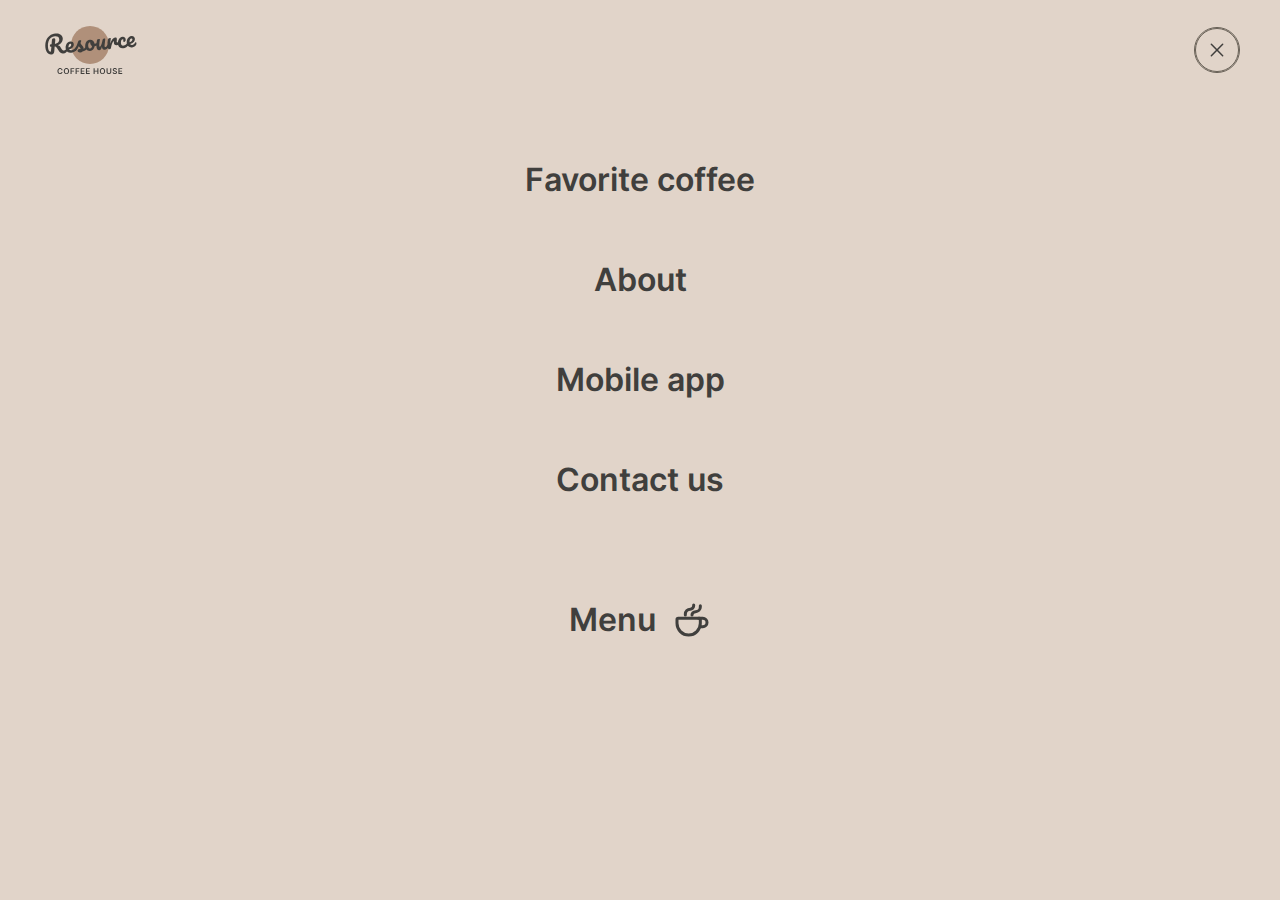
<file: home/burger.html>
<!DOCTYPE html>
<html lang="en">
<head>
    <meta charset="UTF-8">
    <meta name="viewport" content="width=device-width, initial-scale=1.0">
    <title>Coffee-house Burger Navigation</title>
    <link rel="stylesheet" href="burger_style.css">
    <link rel="stylesheet" href="../assets/general.css">
    <link rel="icon" type="image/x-icon" href="../images/logo.svg">
</head>
<body>  
    <div id="header">
        <div class = "header-container">
            <a class="header-logo" href="../index.html" aria-label="homepage"></a>
            <p class = "header-burger">
                <img class = "menu-header-burger" src = "../images/button-icon-active.svg" alt="burger">
            </p>
        </div>
    </div>
    <div class = "links">
        <div class = "navigation-links">
            <a class="header-nav-link" href="../index.html#favorite-coffee">
                <h1>Favorite coffee</h1>
            </a>
            <a class="header-nav-link" href="../index.html#about">
                <h1>About</h1>
            </a>
            <a class="header-nav-link" href="../index.html#mobile-app">
                <h1>Mobile app</h1>
            </a>
            <a class="header-nav-link" href="../index.html#footer">
                <h1>Contact us</h1>
            </a>
        </div>
        <a class="header-nav-link" href="../menu/menu.html">
            <h1>Menu</h1>
            <img class="cup-icon" src="../images/coffee-cup.svg" alt="Icon of coffee cup">
        </a>
    </div>
</body>
</html>
</file>
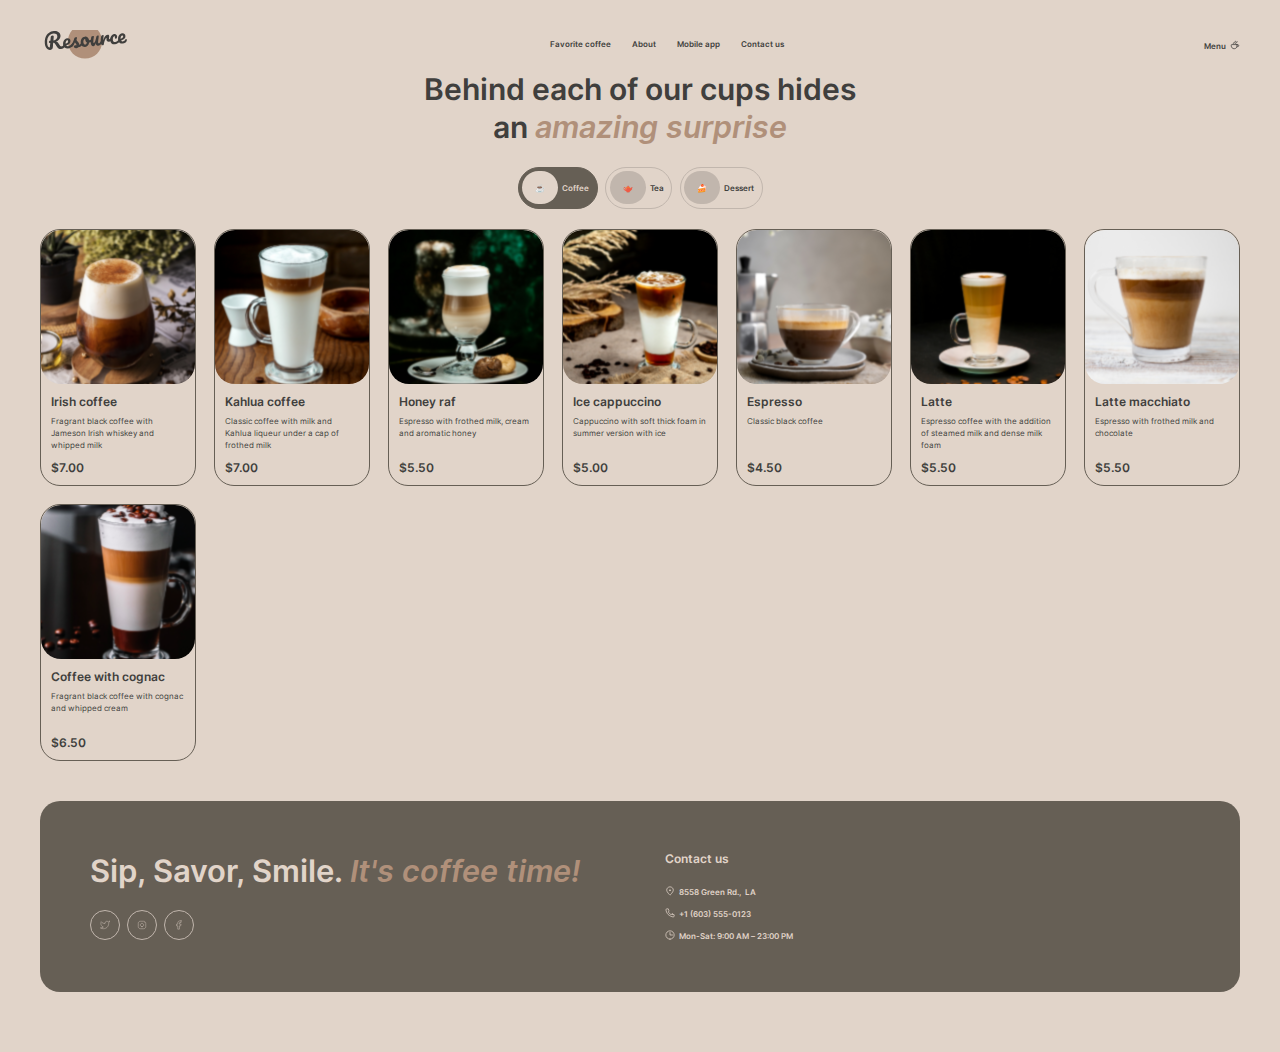
<file: menu/menu.html>
<!DOCTYPE html>
<html lang="en">
<head>
    <meta charset="UTF-8">
    <meta name="viewport" content="width=device-width, initial-scale=1.0">
    <title>Coffee-house Menu</title>
    <link rel="stylesheet" href="menu_style.css">
    <link rel="stylesheet" href="../assets/general.css">
    <link rel="icon" type="image/x-icon" href="../images/logo.svg">
</head>
<body>  
    <div id = "main-container">
        <div id="main">
            <div class = "header-container">
                <a class="header-logo" href="../index.html" aria-label="homepage">
                    <!-- <img class="header-icon" src="../images/logo.svg" alt="Coffee House logo"> -->
                </a>
                <div class = "header-navigation">
                    <a class="header-nav-link flex-elem appearOnHover" href="../index.html#favorite-coffee">
                        Favorite coffee 
                        <div class = "contact-info-slider"></div>
                    </a>
                    <a class="header-nav-link flex-elem appearOnHover" href="../index.html#about">
                        About
                        <div class = "contact-info-slider"></div>
                    </a>
                    <a class="header-nav-link flex-elem appearOnHover" href="../index.html#mobile-app">
                        Mobile app
                        <div class = "contact-info-slider"></div>
                    </a>
                    <a class="header-nav-link flex-elem appearOnHover" href="#footer">
                        Contact us
                        <div class = "contact-info-slider"></div>
                    </a>
                </div>
                <div class = "header-menu-link">
                    <a class="header-menu" href="../menu/menu.html">
                        <span>Menu</span>
                        <img class="cup-icon" src="../images/coffee-cup.svg" alt="Icon of coffee cup">
                    </a>
                    <div class="menu-icon-underline"></div>
                </div>
                <a class = "header-burger" href="../home/burger.html">
                    <img class = "menu-header-burger" src = "../images/button-icon-burger.svg" alt="burger">
                </a>
            </div>
            <div class = "menu">
                <div class = "menu-offer">
                    <h1 class = "offer-text dark">
                        Behind each of our cups hides an <span class = "accent italic">amazing surprise</span>
                    </h1>
                    <div class = "offer-option">
                        <button class = "tab-item tab-dark" id = "tab-coffee">
                            <span class = "img-circle back-body">
                                <span class = "tab-img-item">☕</span>
                            </span>
                            <span class = "tab-item-text light">Coffee</span>
                        </button>
                        <button class = "tab-item tab-light" id = "tab-tea">
                            <span class = "img-circle back-light">
                                <span class = "tab-img-item">🫖</span>
                            </span>
                            <span class = "tab-item-text dark">Tea</span>
                        </button>
                        <button class = "tab-item tab-light" id = "tab-dessert">
                            <span class = "img-circle back-light">
                                <span class = "tab-img-item">🍰</span>
                            </span>
                            <span class = "tab-item-text dark">Dessert</span>
                        </button>
                    </div>
                </div>
                <div class = "menu-grid" id = "menu-grid">
                    <!-- Here will be cards with the coffee -->
                </div>
                <a class = "menu-reload-circle">
                    <img class = "menu-reload-img" src = "../images/refresh.svg" alt="refresh">
                </a>
            </div>
        </div>

        <div id = "footer" class = "footer">
            <div class = "footer-container">
                <div class = "footer-offer">
                    <h2 class="footer-offer-text light">
                        Sip, Savor, Smile. <span class="accent italic">It's coffee time!</span>
                    </h2>
                    <div class = "offer-links">
                        <button class = "offer-circle" type="button">
                            <img class = "offer-image" src = "../images/twitter-light.svg" alt="icon of twitter">
                            <img class = "offer-image appearOn" src = "../images/twitter-dark.svg" alt="icon of twitter">
                        </button>
                        <button class = "offer-circle" type="button">
                            <img class = "offer-image" src = "../images/instagram-light.svg" alt="icon of instagram">
                            <img class = "offer-image appearOn" src = "../images/instagram-dark.svg" alt="icon of instagram">
                        </button>
                        <button class = "offer-circle" type="button">
                            <img class = "offer-image" src = "../images/facebook-light.svg" alt="icon of facebook">
                            <img class = "offer-image appearOn" src = "../images/facebook-dark.svg" alt="icon of facebook">
                        </button>
                    </div>
                </div>
                <div class = "footer-contact-info">
                    <h3 class = "light">Contact us</h3>
                    <div class = "contact-info">
                        <div class = "contact-info-with-slider">
                            <div class = "contact-info-element contact-elem-1">
                                <img class = "contact-pin contact-elem" src = "../images/pin-alt.svg" alt="picture for pin">
                                <a class = "contact-text light" href="https://maps.google.com/?ll=30.3212625,-89.8586278">8558 Green Rd., &nbsp;LA</a>
                            </div>
                            <div class = "contact-info-slider"></div>
                        </div>
                        <div class = "contact-info-with-slider">
                            <div class = "contact-info-element">
                                <img class = "contact-phone contact-elem" src = "../images/phone.svg" alt="picture for phone">
                                <a class = "contact-text light" href="tel:+16035550123">+1 (603) 555-0123</a>
                            </div>
                            <div class = "contact-info-slider"></div>
                        </div>
                        <div class = "contact-info-element">
                            <img class = "contact-clock contact-elem" src = "../images/clock.svg" alt="picture for clock">
                            <span class = "contact-text light">Mon-Sat: 9:00 AM – 23:00 PM</span>
                        </div>
                    </div>
                </div>
            </div>
        </div>
    </div>
    <div id = "popup-card">
        <div class = "popup-card-coffee" id = "popup-card-coffee">
            <div class = "popup-card-img"></div>
            <div class = "popup-information">
                <h3 id = "popup-card-name" class = "dark">Name</h3>
                <p id = "popup-card-information" class = "dark">Description</p>
                <div class = "size">
                    <p class = "dark">Size</p>
                    <div class = "size-elements">
                        <!-- Here 3 buttons-->
                    </div>
                </div>
                <div class = "additives">
                    <p class = "dark">Additives</p>
                    <div class = "additive-elements">
                        <!-- Here 3 buttons-->
                    </div>
                </div>
                <div class = "total">
                    <h3>Total:</h3>
                    <h3 class = "total-cost">$7.00</h3>
                </div>
                <div class = "alert">
                    <div class = "alert-circle">
                        <img src = "../images/alert.svg" alt = "alert">
                    </div>
                    <p class = "alert-text">
                        The cost is not final. 
                        Download our mobile app to see the final price and place your order. 
                        Earn loyalty points and enjoy your favorite coffee with up to 20% discount.
                    </p>
                </div>
                <button class = "close-popup" id = "close-popup">
                    Close
                </button>
            </div>
        </div>
    </div>
    <script src="./menu.js"></script>
</body>
</html>
</file>
<file: home/burger_style.css>
body{
    background-color: var(--background-body);
    min-width: 320px;
    display: flex;
    flex-direction: column;
    gap: 80px;
    max-width: 1440px;
    padding: 20px 0px 40px 0px;
    margin: 0 auto;
}
body::-webkit-scrollbar{
    display: none;
}
*{
  box-sizing: inherit;
  transition: 0.5s ease-in-out;
}
h1{
    display: block;
    font-size: 32px; 
    font-weight: 600;
    line-height: 40px;
    font-family: Inter;
    color: var(--text-dark)
}
.italic{
    font-family: Inter;
    font-style: italic;
}
.accent{
    color: var(--text-accent);
}
.light{
    color: var(--text-light);
}
.dark{
    color: var(--text-dark);
}

/*This part of the style is related to the header in main section*/
#header{
    display: flex;
    flex-direction: column;
    align-items: center;
    gap: 20px;
    align-self: stretch;
}
.header-container{
    display: flex;
    padding: 0px 40px;
    flex-direction: row;
    justify-content: space-between;
    align-items: center;
    align-self: stretch;
    max-width: 1440px;
}
.header-logo{
    width: 100px;
    height: 60px;
    background-image: url("../images/logo.svg");
    background-size: 100%;
    background-repeat: no-repeat;
    background-position: center;
}
.header-burger{
    display: inline;
    border-radius: 100px;
    border: 1px solid var(--border-dark);
    height: 44px;
    width: 44px;
}
.links{
    display: flex;
    flex-direction: column;
    justify-content: center;
    gap: 100px;
}
.navigation-links{
    display: flex;
    flex-direction: column;
    justify-content: center;
    gap: 60px;
}
.header-nav-link{
    display: flex;
    flex-direction: row;
    justify-content: center;
    gap: 16px;
}
.cup-icon{
    height: 40px;
    width: 40px;
}

@media  (width <= 400px){
    .header-container{
        padding: 0px 15px;
    }
}
</file>
<file: assets/general.css>
:root {
    --text-dark: #403f3d;
    --text-light: #e1d4c9;
    --text-accent: #b0907a;
    --background-body: #e1d4c9;
    --background-container: #665f55;
    --background-backdrop: rgba(64, 63, 61, 0.8);
    --border-light: #c1b6ad;
    --border-dark: #665f55;
}
a{
    text-decoration: none;
}
h1{
    margin: 0;
}
h2{
    margin: 0;
}
h3{
    margin: 0;
}
h4{
    margin: 0;
}
p{
    margin: 0;
}

@font-face {
    font-family: "Inter";
    src: url("Inter-Regular.woff2") format("woff2"),
        url("Inter-Regular.woff") format("woff");
    font-weight: 400;
    font-style: normal;
  }
  
  @font-face {
    font-family: "Inter";
    src: url("Inter-SemiBold.woff2") format("woff2"),
        url("Inter-SemiBold.woff") format("woff");
    font-weight: 600;
    font-style: normal;
  }
  
  @font-face {
    font-family: "Inter";
    src: url("Inter-SemiBold-Italic.woff2") format("woff2"),
        url("Inter-SemiBold-Italic.woff") format("woff");
    font-weight: 600;
    font-style: italic;
  }

/*Here the part of the style related to the footer part*/
.footer{
    display: flex;
    flex-direction: column;
    justify-content: center;
    align-items: center;
    align-self: stretch;
    padding: 0px 40px;
}
.footer-container{
    display: flex;
    flex-direction: row;
    gap: 100px;
    max-width: 100%;
    padding: 100px;
    justify-content: center;
    align-items: center;
    align-self: stretch;
    border-radius: 40px;
    background: var(--background-container);
}
.footer-offer{
    display: flex;
    gap: 40px;
    flex-direction: column;
    align-items: flex-start;
    justify-content: center;
    flex-basis: 50%;
}
.flex-elem{
    display: flex;
    flex-direction: column;
    align-items: center;
    justify-content: center;
}
.offer-links{
    display: flex;
    flex-direction: row;
    gap: 12px;
    justify-content: flex-start;
    align-items: center;
}
.offer-circle{
    cursor: pointer;
    display: flex;
    justify-content: center;
    align-items: center;
    padding: 17px;
    border-radius: 100px;
    border: 1px solid var(--border-light);
    background-color: var(--background-container);
}
.footer-contact-info{
    display: flex;
    flex-direction: column;
    justify-content: center;
    align-items: flex-start;
    gap: 40px;
    flex-basis: 50%;
}
.contact-info{
    display: flex;
    flex-direction: column;
    justify-content: flex-start;
    align-items: flex-start;
    gap: 16px;
}
.contact-info-with-slider{
    display: flex;
    flex-direction: column;
    justify-content: center;
    align-items: center;
}
.contact-info-element{
    display: flex;
    flex-direction: row;
    gap: 8px;
    justify-content: flex-start;
    align-items: center;
}
.contact-info-slider{
    height: 2px;
    width: 0px;
    background-color: var(--text-light);
}
.contact-info-with-slider:hover{
    .contact-info-slider{
        animation: width-change-long 0.5s forwards;
        transition: 1s erase;
    }
}
.appearOnHover:hover{
    .contact-info-slider{
        animation: width-change-long 0.5s forwards;
        transition: 1s erase;
        background-color: var(--text-dark);
    }
}
@keyframes width-change {
    0%{
        width: 0px;
    }
    100%{
        width: 100%;
    }
}
@keyframes width-change-long {
    0%{
        width: 0px;
    }
    100%{
        width: 100%;
    }
}
.contact-elem{
    padding-bottom: 4px;
}
.contact-elem-1{
    padding-bottom: 4px;
}
.contact-text{
    font-feature-settings: 'clig' off, 'liga' off;
    font-family: Inter;
    font-size: 16px;
    font-style: normal;
    font-weight: 600;
    line-height: 150%;
}
.appearOn{
    position: absolute;
    opacity: 0;
}
.offer-circle:hover{
    background-color: var(--background-body);
    .appearOn{
        opacity: 1;
    }
}

@media (width < 1400px) {
    .footer-container{
        gap: 50px;
        padding: 50px;
        border-radius: 20px;
    }
    .footer-offer{
        gap: 20px;
    }
    .footer-contact-info{
        gap: 20px;
    }
    .contact-text{
        font-size: 8px;
    }
    .contact-info{
        gap: 8px;
    }
    .contact-info-element{
        gap: 4px;
    }
    .contact-elem-1{
        padding-bottom: 0px;
    }
    .contact-elem{
        padding-bottom: 1px;
        height: 10px;
    }
    .offer-links{
        gap: 7px;
    }
    .offer-circle{
        padding: 9px;
        border-radius: 50px;
    }
    .offer-image{
        height: 10px;
    }

}
@media (width <= 1000px){
    .footer-container{
        flex-direction: column;
        padding: 100px 60px;
        border-radius: 40px;
        gap: 100px;
        align-items: flex-start;
    }
}

@media (width <= 720px){
    .footer{
        padding: 0px 15px;
    }
    .footer-container{
        padding: 60px 16px;
        gap: 40px;
    }
}
</file>
<file: menu/menu_style.css>
body{
    background-color: var(--background-body);
    min-width: 320px;
    display: flex;
    flex-direction: column;
    gap: 100px;
    max-width: 1440px;
    margin: 0 auto;
}
body::-webkit-scrollbar{
    display: none;
}
*{
    box-sizing: inherit;
    transition: 0.5s ease-in-out;
}
h1{
    display: block;
    font-size: 60px; 
    font-weight: 600;
    line-height: 125%;
    font-family: Inter;
    color: var(--text-light)
}
h2{
    display: block;
    font-size: 60px; 
    font-weight: 600;
    line-height: 125%;
    font-family: Inter;
}
h3{
    display: block;
    font-family: Inter;
    font-size: 24px;
    font-style: normal;
    font-weight: 600;
    line-height: 125%;
}
p{
    font-feature-settings: 'clig' off, 'liga' off;
    font-family: Inter;
    font-size: 16px;
    font-style: normal;
    font-weight: 400;
    line-height: 150%;
}
.italic{
    font-family: Inter;
    font-style: italic;
}
.accent{
    color: var(--text-accent);
}
.light{
    color: var(--text-light);
}
.dark{
    color: var(--text-dark);
}

/*This part of the style is related to the header in main section*/
#main-container{
    padding: 20px 0px 40px 0px;
}
#main{
    display: flex;
    flex-direction: column;
    align-items: center;
    gap: 20px;
    align-self: stretch;
}
.header-container{
    display: flex;
    padding: 0px 40px;
    flex-direction: row;
    justify-content: space-between;
    align-items: center;
    align-self: stretch;
    max-width: 1440px;
}
.header-logo{
    width: 100px;
    height: 60px;
    background-image: url("../images/logo.svg");
    background-size: 100%;
    background-repeat: no-repeat;
    background-position: center;
}
.header-navigation{
    padding-bottom: 2px;
    width: 1188px;
    display: flex;
    flex-direction: row;
    justify-content: center;
    align-items: center;
    gap: 40px;
}
.header-burger{
    display: none;
}
.header-nav-link{
    color: var(--text-dark);
    font-size: 16px;
    font-family: Inter;
    font-weight: 600;
    line-height: 150%;
}
.header-menu-link{
    display: flex;
    flex-direction: column;
    justify-content: center;
    align-items: center;
    gap: 2px;
    pointer-events: none;
}
.header-menu{
    height: 28px;
    width: 72px;
    color: var(--text-dark);
    font-size: 16px;
    font-family: Inter;
    font-weight: 600;
    line-height: 150%;
    display: flex;
    flex-direction: row;
    justify-content: center;
    align-items: center;
    gap: 8px;
}

/*Part related to hover in menu icon!*/
.menu-icon-underline{
    height: 2px;
    background-color: var(--text-dark);
    animation: width-change 0.5s forwards;
    transition: 0.5s erase;
}

.cup-icon{
    margin-bottom: 4px;
    height: 20px;
    width: 20px;
}
/*This part of the style is related to the menu in main section*/
.menu{
    padding: 0px 40px;
    display: flex;
    flex-direction: column;
    gap: 40px;
    justify-content: center;
    align-items: center;
    margin-bottom: 40px;
}
.menu-offer{
    display: flex;
    flex-direction: column;
    gap: 40px;
    justify-content: center;
    align-items: center;
}
.menu-reload-circle{
    display: none;
}
.offer-text{
    text-align: center;
    width: 60%;
}
.offer-option{
    display: flex;
    flex-direction: row;
    justify-content: center;
    align-items: center;
    gap: 16px;
}
.tab-item{
    cursor: pointer;
    display: flex;
    padding: 7px 15px 7px 7px;
    justify-content: center;
    align-items: center;
    gap: 8px;
    border-radius: 100px;
}
.tab-dark{
    border: 1px solid var(--border-dark);
    background: var(--background-container);
}
.tab-light{
    border: 1px solid var(--border-light);
    background: var(--background-body);
    transition: all 0.5s ease-in;
}
.tab-light:hover{
    background: var(--background-container);
    .back-light{
        background: var(--background-body);
    }
    .dark{
        color: var(--text-light);
    }
}
.tab-item-text{
    font-family: Inter;
    font-size: 16px;
    font-style: normal;
    font-weight: 600;
    line-height: 150%;
}
.img-circle{
    width: 30px;
    height: 30px;
    display: flex;
    /* padding: 3px 7px; */
    justify-content: center;
    align-items: center;
    border-radius: 100px;
}
.back-body{
    background: var(--background-body);
}
.back-light{
    background: var(--border-light);
}
.tab-img-item{
    color: var(--text-dark, #403F3D);
    text-align: center;
    font-feature-settings: 'clig' off, 'liga' off;
    font-family: Inter;
    font-size: 16px;
    font-style: normal;
    font-weight: 600;
    line-height: 150%;
}
.menu-grid{
    display: flex;
    flex-direction: row;
    gap: 40px;
    justify-content: space-between;
    align-self: stretch;
    align-items: center;
    flex-wrap: wrap;
}
.coffee-card{
    border-radius: 40px;
    border: 1px solid var(--border-dark);
    display: flex;
    flex-direction: column;
    width: 306px;
}
.coffee-card-img{
    width: 306px;
    height: 306px;
    border-radius: 40px;
    background-position: center;
    background-size: 110%;
    background-repeat: no-repeat;
}
.hoverOn{
    transition: 0.5s ease-in-out;
}
.hoverOn:hover{
    background-size: 100%;
}
.coffee-text{
    display: flex;
    flex-direction: column;
    padding: 20px;
    gap: auto;
    justify-content: space-between;
    align-items: flex-start;
    height: 156px;
}
.coffee-info{
    display: flex;
    flex-direction: column;
    gap: 12px;
}
.coffee-price{
    color: var(--text-dark);
    font-feature-settings: 'clig' off, 'liga' off;
    font-family: Inter;
    font-size: 24px;
    font-style: normal;
    font-weight: 600;
    line-height: 125%;
}

#popup-card{
    position: fixed;
    display: none;
    align-items: center;
    justify-content: center;
    z-index: 1;
    width: 100%;
    max-width: 1440px;
    height: 100vh;
    backdrop-filter: blur(2px);
    background-color: var(--background-backdrop);
}
.popup-card-coffee{
    width: 800px;
    /* height: 504px; */
    padding: 16px;
    border-radius: 40px;
    background-color: var(--background-body);
    display: flex;
    flex-direction: row;
    align-items: flex-start;
    justify-content: flex-start;
    border: 1px solid var(--border-dark);
    /* display: none; */
}
.popup-card-coffee:not(){
    opacity: 0.5;
}
.popup-informations{
    display: flex;
    flex-direction: column;
    padding-left: 20px;
    gap: 20px;
}
.popup-card-img{
    flex: 1 0 310px;
    height: 310px;
    border-radius: 40px;
    object-fit: cover;
    background-position: center;
    background-size: 100% 100%;
    background-repeat: no-repeat;
}
.popup-information{
    padding-left: 20px;
    display: flex;
    flex-direction: column;
    gap: 20px;
}
.size, .additives{
    display: flex; 
    flex-direction: column;
    justify-content: flex-start;
    gap: 8px; 
}
.size-elements, .additive-elements{
    display: flex; 
    flex-direction: row;
    justify-content: flex-start;
    gap: 8px; 
}
.total{
    display: flex;
    flex-direction: row;
    align-items: center;
    justify-content: space-between;
}
.alert{
    display: flex;
    flex-direction: row;
    gap: 8px;
    border: 0.5px 0px 0px 0px solid var(--border-dark);
}
.alert-circle{
    width: 16px;
    height: 16px;
    padding: 1.33px;
    /* background-image: url("../images/alert.svg"); */
}
.alert-text{
    font-size: 10px;
}
.close-popup{
    border: 1px solid var(--border-dark);
    padding: 10px 78px 10px 78px;
    border-radius: 100px;
    background-color: var(--background-body);
    cursor: pointer;
}



@media (width < 1400px){
    #main{
        gap: 9px;
    }
    body{
        padding: 10px 0px 20px 0px;
        gap: 50px;
    }
    h1{
        font-size: 30.3px; 
    }
    h2{
        font-size: 30.5px; 
    }
    h3{
        font-size: 12px;
    }
    p{
        font-size: 8.1px;
    }
    .header-logo{
        height: 32px;
    }
    .header-nav-link{
        font-size: 8px;
        line-height: 150%;
    }
    .header-menu{
        height: 14px;
        width: 36px;
        font-size: 8px;
        line-height: 150%;
        gap: 4.4px;
    }
    .header-menu-link{
        gap: 0px !important;
    }
    .cup-menu{
        height: 10px;
    }
    .cup-icon{
        margin-bottom: 1px;
        height: 10px;
        width: 10px;
    }
    .header-menu-link{
        display: flex;
        flex-direction: column;
        justify-content: center;
        align-items: center;
        gap: 2px;
        pointer-events: none;   
    }
    .header-navigation{
        gap: 21px;
    }
    .menu-icon-underline{
        height: 1px;
    }
    .menu-offer{
        gap: 20px;
    }
    .offer-option{
        gap: 7.5px;
    }
    .tab-item{
        padding: 3.5px 7.5px 3.5px 3.5px;
        gap: 4px;
        border-radius: 50px;
    }
    .tab-item-text{
        font-size: 8px;
    }
    .img-circle{
        padding: 1.5px 3px;
        border-radius: 50px;
    }
    .tab-img-item{
        font-size: 8px;
    }
    .menu{
        gap: 20px;
    }
    .menu-grid{
        gap: 18px;
    }
    .coffee-card{
        border-radius: 20px;
        width: 154px;
    }
    .coffee-card-img{
        width: 154px;
        height: 154px;
        border-radius: 20px; 
    }
    .coffee-text{
        padding: 10px;
        height: 81px;
    }
    .coffee-price{
        font-size: 12px;
    }
    .coffee-info{
        gap: 6px;
    }
}

@media (width <= 1000px){
    #menu{
        gap: 20px;
    }
    .header-navigation{
        display: none;
    }
    .header-logo{
        width: 100px;
        height: 60px;
    }
    .header-menu-link{
        display: none;
    }
    .header-burger{
        display: inline;
        border-radius: 100px;
        border: 1px solid var(--border-dark);
        height: 44px;
        width: 44px;
        cursor: pointer;
    }
    .offer-text{
        width: 100%;
    }
    .card-dissapear{
        display: none;
    }
    .menu{
        gap: 40px;
    }
    .menu-grid{
        justify-content: space-between;
        margin: 0px 14px;
        row-gap: 40px;
    }
    .menu-reload-circle{
        display: flex;
        width: 60px;
        height: 60px;
        border-radius: 100px;
        border: 1px solid var(--border-dark);
        cursor: pointer;
        justify-content: center;
        align-items: center;
        
    }
    .coffee-card{
        width: 308px;
    }
    .coffee-card-img{
        width: 308px;
        height: 308px;
    }
    .img-circle{
        padding: 0px;
    }
}

@media (width <= 720px){
    h1{
        font-size: 32px; 
        line-height: 40px;
    }
    h2{
        font-size: 32px; 
        line-height: 40px;
    }
    .header-container{
        padding: 0px 15px;
    }
    .menu{
        padding: 0px 15px;
    }
    .offer-option{
        gap: 8px;
    }
    .menu-grid{
        flex-direction: column;
        justify-content: center;
    }
    .offer-text{
        padding: 0px 15px;
    }
    .img-circle{
        padding: 0px;
    }
}
</file>
